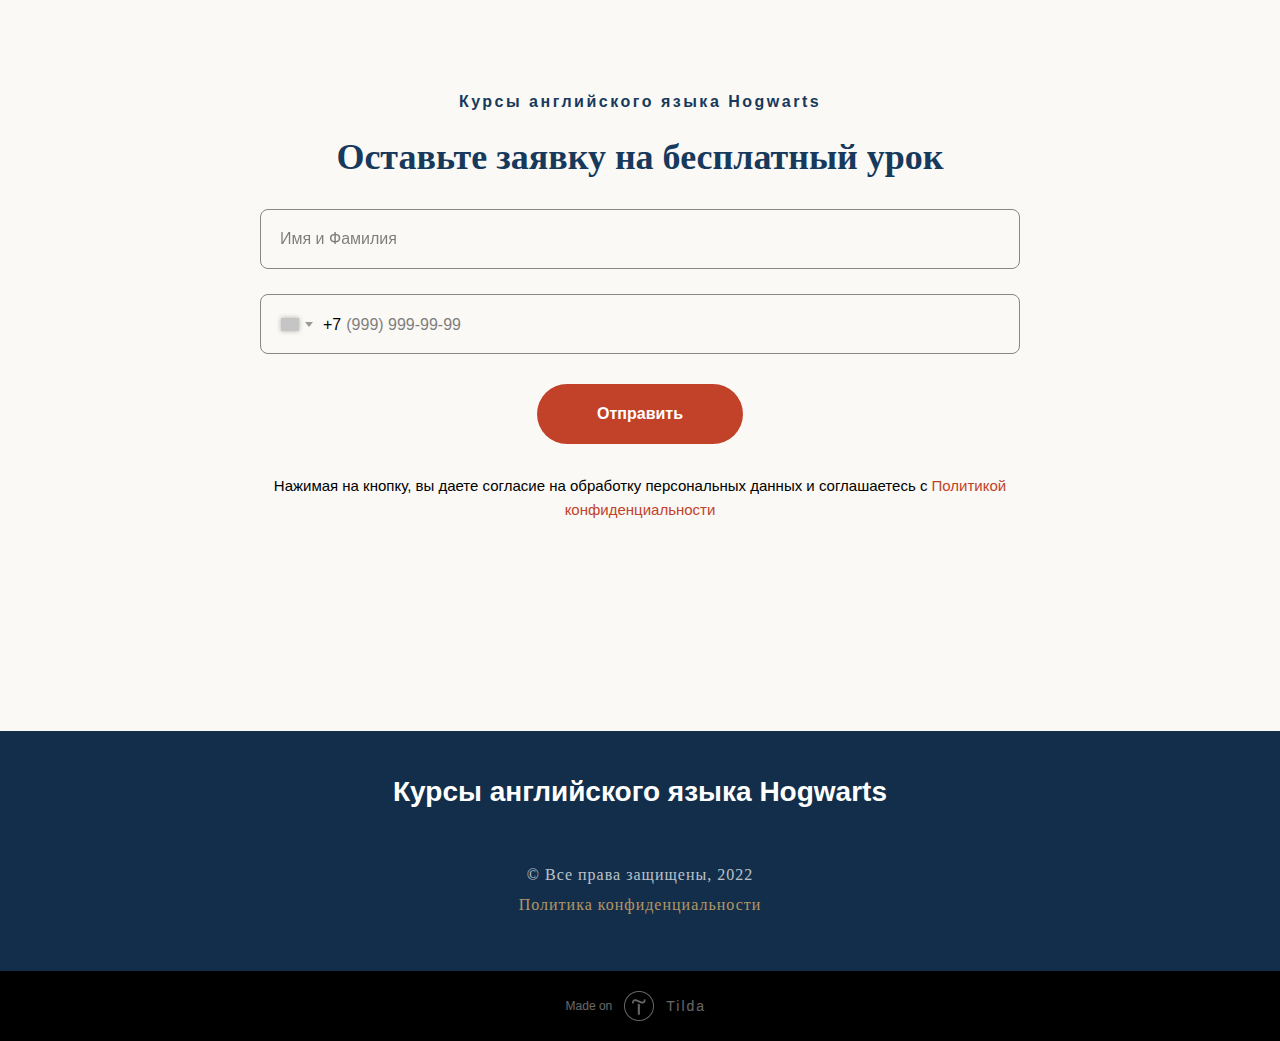
<file: index.html>
<!DOCTYPE html><html lang="ru"><head><meta charset="utf-8" /><meta http-equiv="Content-Type" content="text/html; charset=utf-8" /><meta name="viewport" content="width=device-width, initial-scale=1.0" /> <!--metatextblock--><title>Оставить заявку на бесплатный урок</title><meta property="og:url" content="http://hogwarts-engschool.ru/form" /><meta property="og:title" content="Оставить заявку на бесплатный урок" /><meta property="og:description" content="" /><meta property="og:type" content="website" /><link rel="canonical" href="http://hogwarts-engschool.ru/form"><!--/metatextblock--><meta name="format-detection" content="telephone=no" /><meta http-equiv="x-dns-prefetch-control" content="on"><link rel="dns-prefetch" href="https://ws.tildacdn.com"><link rel="shortcut icon" href="images/tild3032-3432-4236-b665-333866353730__favicon_2.ico" type="image/x-icon" /><!-- Assets --><script src="https://neo.tildacdn.com/js/tilda-fallback-1.0.min.js" async charset="utf-8"></script><link rel="stylesheet" href="css/tilda-grid-3.0.min.css" type="text/css" media="all" onerror="this.loaderr='y';"/><link rel="stylesheet" href="css/tilda-blocks-page34627761.min.css?t=1722783899" type="text/css" media="all" onerror="this.loaderr='y';" /><link rel="stylesheet" href="css/tilda-forms-1.0.min.css" type="text/css" media="all" onerror="this.loaderr='y';" /><link rel="stylesheet" href="css/fonts-tildasans.css" type="text/css" media="all" onerror="this.loaderr='y';" /><script nomodule src="js/tilda-polyfill-1.0.min.js" charset="utf-8"></script><script type="text/javascript">function t_onReady(func) {
if (document.readyState != 'loading') {
func();
} else {
document.addEventListener('DOMContentLoaded', func);
}
}
function t_onFuncLoad(funcName, okFunc, time) {
if (typeof window[funcName] === 'function') {
okFunc();
} else {
setTimeout(function() {
t_onFuncLoad(funcName, okFunc, time);
},(time || 100));
}
}</script><script src="js/tilda-scripts-3.0.min.js" charset="utf-8" defer onerror="this.loaderr='y';"></script><script src="js/tilda-blocks-page34627761.min.js?t=1722783899" charset="utf-8" async onerror="this.loaderr='y';"></script><script src="js/lazyload-1.3.min.export.js" charset="utf-8" async onerror="this.loaderr='y';"></script><script src="js/tilda-forms-1.0.min.js" charset="utf-8" async onerror="this.loaderr='y';"></script><script src="js/tilda-events-1.0.min.js" charset="utf-8" async onerror="this.loaderr='y';"></script><script type="text/javascript">window.dataLayer = window.dataLayer || [];</script><script type="text/javascript">(function () {
if((/bot|google|yandex|baidu|bing|msn|duckduckbot|teoma|slurp|crawler|spider|robot|crawling|facebook/i.test(navigator.userAgent))===false && typeof(sessionStorage)!='undefined' && sessionStorage.getItem('visited')!=='y' && document.visibilityState){
var style=document.createElement('style');
style.type='text/css';
style.innerHTML='@media screen and (min-width: 980px) {.t-records {opacity: 0;}.t-records_animated {-webkit-transition: opacity ease-in-out .2s;-moz-transition: opacity ease-in-out .2s;-o-transition: opacity ease-in-out .2s;transition: opacity ease-in-out .2s;}.t-records.t-records_visible {opacity: 1;}}';
document.getElementsByTagName('head')[0].appendChild(style);
function t_setvisRecs(){
var alr=document.querySelectorAll('.t-records');
Array.prototype.forEach.call(alr, function(el) {
el.classList.add("t-records_animated");
});
setTimeout(function () {
Array.prototype.forEach.call(alr, function(el) {
el.classList.add("t-records_visible");
});
sessionStorage.setItem("visited", "y");
}, 400);
} 
document.addEventListener('DOMContentLoaded', t_setvisRecs);
}
})();</script></head><body class="t-body" style="margin:0;"><!--allrecords--><div id="allrecords" data-tilda-export="yes" class="t-records" data-hook="blocks-collection-content-node" data-tilda-project-id="6317549" data-tilda-page-id="34627761" data-tilda-page-alias="form" data-tilda-formskey="02402f0a72bad9281d961d49e6317549" data-tilda-lazy="yes" data-tilda-project-lang="RU" data-tilda-root-zone="com" ><div id="rec559392965" class="r t-rec t-rec_pt_90 t-rec_pt-res-480_30 t-rec_pb_0" style="padding-top:90px;padding-bottom:0px;background-color:#faf9f5; " data-record-type="33" data-bg-color="#faf9f5"><!-- T017 --><div class="t017"><div class="t-container t-align_center"><div class="t-col t-col_10 t-prefix_1"> <div class="t017__uptitle t-uptitle t-uptitle_md" field="subtitle"><span style="color: rgb(23, 57, 92);">Курсы английского языка Hogwarts</span></div> <div class="t017__title t-title t-title_xxs" field="title"><span style="font-family: TildaSans; color: rgb(23, 57, 92);">Оставьте заявку на бесплатный урок</span></div> </div></div></div></div><div id="rec559392491" class="r t-rec t-rec_pt_30 t-rec_pb_210 t-rec_pb-res-480_90" style="padding-top:30px;padding-bottom:210px;background-color:#faf9f5; " data-animationappear="off" data-record-type="678" data-bg-color="#faf9f5"><!-- t678 --><div class="t678 "><div class="t-container"><div class="t-col t-col_8 t-prefix_2"><div><form 
id="form559392491" name='form559392491' role="form" action='' method='POST' data-formactiontype="2" data-inputbox=".t-input-group" 
class="t-form js-form-proccess t-form_inputs-total_2 " data-success-callback="t678_onSuccess" ><input type="hidden" name="formservices[]" value="e2e9610d69829b73e4c9a787bd99495b" class="js-formaction-services"><input type="hidden" name="formservices[]" value="e642448e5bd6e576e75f62e126ed386a" class="js-formaction-services"><div class="js-successbox t-form__successbox t-text t-text_md" 
aria-live="polite" 
style="display:none;" data-success-message="Спасибо за вашу заявку! Мы свяжемся с вами в ближайшее время" ></div><div class="t-form__inputsbox t-form__inputsbox_vertical-form t-form__inputsbox_inrow"><div
class="t-input-group t-input-group_nm " data-input-lid="1494858943227" data-field-type="nm"
><div class="t-input-block " style="border-radius: 8px; -moz-border-radius: 8px; -webkit-border-radius: 8px;"><input type="text"
autocomplete="name"
name="Name"
id="input_1494858943227"
class="t-input js-tilda-rule "
value=""
placeholder="Имя и Фамилия" data-tilda-req="1" aria-required="true" data-tilda-rule="name"
aria-describedby="error_1494858943227"
style="color:#000000;border:1px solid #878787;background-color:#faf9f5;border-radius: 8px; -moz-border-radius: 8px; -webkit-border-radius: 8px;"><div class="t-input-error" aria-live="polite" id="error_1494858943227"></div></div></div><div
class="t-input-group t-input-group_ph " data-input-lid="1495040492013" data-field-type="ph"
><div class="t-input-block " style="border-radius: 8px; -moz-border-radius: 8px; -webkit-border-radius: 8px;"><input type="tel"
autocomplete="tel"
name="Phone"
id="input_1495040492013" data-phonemask-init="no" data-phonemask-id="559392491" data-phonemask-lid="1495040492013" data-phonemask-maskcountry="RU" class="t-input js-phonemask-input js-tilda-rule "
value=""
placeholder="+1(999)999-9999" data-tilda-req="1" aria-required="true" aria-describedby="error_1495040492013"
style="color:#000000;border:1px solid #878787;background-color:#faf9f5;border-radius: 8px; -moz-border-radius: 8px; -webkit-border-radius: 8px;"
><script type="text/javascript">if (! document.getElementById('t-phonemask-script')) {
(function (d, w, o) {
var n=d.getElementsByTagName(o)[0],s=d.createElement(o),f=function(){n.parentNode.insertBefore(s,n);};
s.type = "text/javascript";
s.async = true;
s.id = 't-phonemask-script';
s.src="js/tilda-phone-mask-1.1.min.js";
if (w.opera=="[object Opera]") {d.addEventListener("DOMContentLoaded", f, false);} else { f(); }
})(document, window, 'script');
} else {
t_onReady(function () {
t_onFuncLoad('t_form_phonemask_load', function () {
var phoneMasks = document.querySelectorAll('#rec559392491 [data-phonemask-lid="1495040492013"]');
t_form_phonemask_load(phoneMasks);
});
});
}</script><div class="t-input-error" aria-live="polite" id="error_1495040492013"></div></div></div><div class="t-form__errorbox-middle"><!--noindex--><div 
class="js-errorbox-all t-form__errorbox-wrapper" 
style="display:none;" data-nosnippet 
tabindex="-1" 
aria-label="Ошибки при заполнении формы"
><ul 
role="list" 
class="t-form__errorbox-text t-text t-text_md"
><li class="t-form__errorbox-item js-rule-error js-rule-error-all"></li><li class="t-form__errorbox-item js-rule-error js-rule-error-req">Обязательное поле</li><li class="t-form__errorbox-item js-rule-error js-rule-error-email"></li><li class="t-form__errorbox-item js-rule-error js-rule-error-name"></li><li class="t-form__errorbox-item js-rule-error js-rule-error-phone">Введите корректный телефон</li><li class="t-form__errorbox-item js-rule-error js-rule-error-minlength"></li><li class="t-form__errorbox-item js-rule-error js-rule-error-string"></li></ul></div><!--/noindex--> </div><div class="t-form__submit"><button
type="submit"
class="t-submit"
style="color:#ffffff;background-color:#c24229;border-radius:60px; -moz-border-radius:60px; -webkit-border-radius:60px;" data-field="buttontitle" data-buttonfieldset="button"
>Отправить </button></div></div><div class="t-form__errorbox-bottom"><!--noindex--><div 
class="js-errorbox-all t-form__errorbox-wrapper" 
style="display:none;" data-nosnippet 
tabindex="-1" 
aria-label="Ошибки при заполнении формы"
><ul 
role="list" 
class="t-form__errorbox-text t-text t-text_md"
><li class="t-form__errorbox-item js-rule-error js-rule-error-all"></li><li class="t-form__errorbox-item js-rule-error js-rule-error-req">Обязательное поле</li><li class="t-form__errorbox-item js-rule-error js-rule-error-email"></li><li class="t-form__errorbox-item js-rule-error js-rule-error-name"></li><li class="t-form__errorbox-item js-rule-error js-rule-error-phone">Введите корректный телефон</li><li class="t-form__errorbox-item js-rule-error js-rule-error-minlength"></li><li class="t-form__errorbox-item js-rule-error js-rule-error-string"></li></ul></div><!--/noindex--> </div></form><style>#rec559392491 input::-webkit-input-placeholder {color:#000000; opacity: 0.5;}
#rec559392491 input::-moz-placeholder {color:#000000; opacity: 0.5;}
#rec559392491 input:-moz-placeholder {color:#000000; opacity: 0.5;}
#rec559392491 input:-ms-input-placeholder {color:#000000; opacity: 0.5;}
#rec559392491 textarea::-webkit-input-placeholder {color:#000000; opacity: 0.5;}
#rec559392491 textarea::-moz-placeholder {color:#000000; opacity: 0.5;}
#rec559392491 textarea:-moz-placeholder {color:#000000; opacity: 0.5;}
#rec559392491 textarea:-ms-input-placeholder {color:#000000; opacity: 0.5;}</style></div> <div class="t678__form-bottom-text t-text t-text_xs" field="text">Нажимая на кнопку, вы даете согласие на обработку персональных данных и соглашаетесь c <a href="http://hogwarts-engschool.ru/user-privacy-policy.pdf" target="_blank" rel="noreferrer noopener" style="color: rgb(194, 66, 41);">Политикой конфиденциальности</a></div> </div> </div> </div><style>#rec559392491 .t-input__vis-ph {
color:#000000; }</style><!--[if IE 8 ]><style>.t-input-block .t-input:focus ~ .t-input__vis-ph, .t-input_has-content + .t-input__vis-ph {
top: 10px;
font-size: 12px;
}</style><![endif]--><script>function t_animateInputs(recid) {
var rec = document.getElementById('rec' + recid);
if (!rec) return;
var inputsGroup = rec.querySelectorAll(
'.t-input-group:not(.t-input-group_da):not(.t-input-group_uw):not(.t-input-group_ri):not(.t-input-group_cb):not(.t-input-group_rg):not(.t-input-group_rd) .t-input-block, .t-datepicker__wrapper'
);
Array.prototype.forEach.call(inputsGroup, function (inputBlock) {
if ((inputBlock.closest('.t-input-group_ph') && !inputBlock.closest('.t-input-group_ph').hasAttribute('data-init-mask')) || !inputBlock.parentElement.classList.contains('t-input-group_ph')) {
inputBlock.style.position = 'relative';
inputBlock.style.overflow = 'hidden';
}
});
var inputsPhone = rec.querySelectorAll('.t-input-group.t-input-group_ph');
Array.prototype.forEach.call(inputsPhone, function (inputGroup) {
if (inputGroup.hasAttribute('data-init-mask')) {
inputGroup.style.position = 'relative';
}
});
var inputs = rec.querySelectorAll('.t-input:not(.t-inputquantity):not(.t-input-phonemask__wrap):not(.t-input-phonemask)');
Array.prototype.forEach.call(inputs, function (input) {
input.classList.add('t-input_pvis');
var inputPlaceholder = input.getAttribute('placeholder');
if (inputPlaceholder) {
input.insertAdjacentHTML('afterend', '<div class="t-input__vis-ph">' + inputPlaceholder + '</div>');
input.setAttribute('placeholder', '');
input.addEventListener('blur', function () {
var inputValue = input.value;
if (inputValue) {
input.classList.add('t-input_has-content');
} else {
input.classList.remove('t-input_has-content');
}
});
if (inputPlaceholder.length < 35) {
var inputParent = input.closest('.t-input-block');
if (inputParent) {
inputParent.style.overflow = '';
}
}
}
});
window.addEventListener('load', function() {
Array.prototype.forEach.call(inputs, function (input) {
if (input.value) {
input.classList.add('t-input_has-content');
}
});
});
if (/iPhone|iPad|iPod/i.test(navigator.userAgent)) {
var textareas = rec.querySelectorAll('textarea:not(.t-input_bbonly)');
Array.prototype.forEach.call(textareas, function (textarea) {
textarea.style.paddingLeft = '17px';
});
var iOSVersion = navigator.appVersion.match(/OS (\d+)_(\d+)_?(\d+)?/);
var iOSMajorVersion = '';
if (iOSVersion !== null) {
iOSMajorVersion = parseInt(iOSVersion[1], 10);
}
if (iOSMajorVersion && (iOSMajorVersion < 13)) {
var textareasBBonly = rec.querySelectorAll('textarea.t-input_bbonly');
Array.prototype.forEach.call(textareasBBonly, function (textarea) {
textarea.style.textIndent = '-3px';
});
}
}
}
t_onReady(function () {
t_onFuncLoad('t_animateInputs', function () {
t_animateInputs('559392491');
});
});</script></div><div id="rec559399203" class="r t-rec t-rec_pt_45 t-rec_pb_45" style="padding-top:45px;padding-bottom:45px;background-color:#122e4a; " data-animationappear="off" data-record-type="144" data-bg-color="#122e4a"><!-- T134 --><div class="t134"><div class="t-container"><div class="t-col t-col_10 t-prefix_1"><div class="t134__logo t-title" field="title2"><strong style="color: rgb(255, 255, 255);">Курсы английского языка Hogwarts</strong></div><div class="t134__descr" field="descr"><div style="font-size:16px;line-height:30px;" data-customstyle="yes"><br /><span style="color: rgb(255, 255, 255); font-family: TildaSans;">© Все права защищены, 2022</span><br /><a href="http://hogwarts-engschool.ru/user-privacy-policy.pdf" target="_blank" rel="noreferrer noopener" style="color: rgb(242, 194, 115); font-family: TildaSans;">Политика конфиденциальности</a></div></div></div></div></div><style>#rec559399203 .t134__title, #rec559399203 .t134__descr {
color: #ffffff;
}</style><style> #rec559399203 .t134__link { color: #ffffff; } #rec559399203 .t134__logo { color: #ffffff; }</style></div></div><!--/allrecords--><!-- Tilda copyright. Don't remove this line --><div class="t-tildalabel " id="tildacopy" data-tilda-sign="6317549#34627761"><a href="https://tilda.cc/" class="t-tildalabel__link"><div class="t-tildalabel__wrapper"><div class="t-tildalabel__txtleft">Made on </div><div class="t-tildalabel__wrapimg"><img src="images/tildacopy.png" class="t-tildalabel__img" fetchpriority="low" alt=""></div><div class="t-tildalabel__txtright">Tilda</div></div></a></div><!-- Stat --><!-- Yandex.Metrika counter 94892191 --> <script type="text/javascript" data-tilda-cookie-type="analytics"> setTimeout(function(){ (function(m,e,t,r,i,k,a){m[i]=m[i]||function(){(m[i].a=m[i].a||[]).push(arguments)}; m[i].l=1*new Date();k=e.createElement(t),a=e.getElementsByTagName(t)[0],k.async=1,k.src=r,a.parentNode.insertBefore(k,a)}) (window, document, "script", "https://mc.yandex.ru/metrika/tag.js", "ym"); window.mainMetrikaId = '94892191'; ym(window.mainMetrikaId , "init", { clickmap:true, trackLinks:true, accurateTrackBounce:true, webvisor:true,ecommerce:"dataLayer" }); }, 2000);</script><noscript><div><img src="https://mc.yandex.ru/watch/94892191" style="position:absolute; left:-9999px;" alt="" /></div></noscript> <!-- /Yandex.Metrika counter --> <script type="text/javascript">if (! window.mainTracker) { window.mainTracker = 'tilda'; }
setTimeout(function(){ (function (d, w, k, o, g) { var n=d.getElementsByTagName(o)[0],s=d.createElement(o),f=function(){n.parentNode.insertBefore(s,n);}; s.type = "text/javascript"; s.async = true; s.key = k; s.id = "tildastatscript"; s.src=g; if (w.opera=="[object Opera]") {d.addEventListener("DOMContentLoaded", f, false);} else { f(); } })(document, window, 'b291ccbcab618fecabcc879288fcb757','script','js/tilda-stat-1.0.min.js');
}, 2000); </script></body></html>
</file>
<file: css/fonts-tildasans.css>
@font-face {
  font-family: 'TildaSans';
  font-style: normal;
  font-weight: 250 1000;
  src: url('https://static.tildacdn.com/fonts/tildasans/TildaSans-VF.woff2') format('woff2-variations'),
       url('https://static.tildacdn.com/fonts/tildasans/TildaSans-VF.woff') format('woff-variations');     
}
@font-face {
  font-family: 'TildaSans';
  font-style: normal;
  font-weight: 300;
  src: url('https://static.tildacdn.com/fonts/tildasans/TildaSans-Light.eot');
  src: url('https://static.tildacdn.com/fonts/tildasans/TildaSans-Light.eot?#iefix') format('embedded-opentype'),
       url('https://static.tildacdn.com/fonts/tildasans/TildaSans-VF.woff2') format('woff2-variations'),
       url('https://static.tildacdn.com/fonts/tildasans/TildaSans-VF.woff') format('woff-variations'),
       url('https://static.tildacdn.com/fonts/tildasans/TildaSans-Light.woff2') format('woff2'),
       url('https://static.tildacdn.com/fonts/tildasans/TildaSans-Light.woff') format('woff');
}
@font-face {
  font-family: 'TildaSans';
  font-style: normal;
  font-weight: 400;
  src: url('https://static.tildacdn.com/fonts/tildasans/TildaSans-Regular.eot');
  src: url('https://static.tildacdn.com/fonts/tildasans/TildaSans-Regular.eot?#iefix') format('embedded-opentype'),
       url('https://static.tildacdn.com/fonts/tildasans/TildaSans-VF.woff2') format('woff2-variations'),
       url('https://static.tildacdn.com/fonts/tildasans/TildaSans-VF.woff') format('woff-variations'),  
       url('https://static.tildacdn.com/fonts/tildasans/TildaSans-Regular.woff2') format('woff2'),
       url('https://static.tildacdn.com/fonts/tildasans/TildaSans-Regular.woff') format('woff');
}
@font-face {
  font-family: 'TildaSans';
  font-style: normal;
  font-weight: 500;
  src: url('https://static.tildacdn.com/fonts/tildasans/TildaSans-Medium.eot');
  src: url('https://static.tildacdn.com/fonts/tildasans/TildaSans-Medium.eot?#iefix') format('embedded-opentype'),
       url('https://static.tildacdn.com/fonts/tildasans/TildaSans-VF.woff2') format('woff2-variations'),
       url('https://static.tildacdn.com/fonts/tildasans/TildaSans-VF.woff') format('woff-variations'),  
       url('https://static.tildacdn.com/fonts/tildasans/TildaSans-Medium.woff2') format('woff2'),
       url('https://static.tildacdn.com/fonts/tildasans/TildaSans-Medium.woff') format('woff');
}
@font-face {
  font-family: 'TildaSans';
  font-style: normal;
  font-weight: 600;
  src: url('https://static.tildacdn.com/fonts/tildasans/TildaSans-Semibold.eot');
  src: url('https://static.tildacdn.com/fonts/tildasans/TildaSans-Semibold.eot?#iefix') format('embedded-opentype'),
       url('https://static.tildacdn.com/fonts/tildasans/TildaSans-VF.woff2') format('woff2-variations'),
       url('https://static.tildacdn.com/fonts/tildasans/TildaSans-VF.woff') format('woff-variations'),  
       url('https://static.tildacdn.com/fonts/tildasans/TildaSans-Semibold.woff2') format('woff2'),
       url('https://static.tildacdn.com/fonts/tildasans/TildaSans-Semibold.woff') format('woff');
}
@font-face {
  font-family: 'TildaSans';
  font-style: normal;
  font-weight: 700;
  src: url('https://static.tildacdn.com/fonts/tildasans/TildaSans-Bold.eot');
  src: url('https://static.tildacdn.com/fonts/tildasans/TildaSans-Bold.eot?#iefix') format('embedded-opentype'),
       url('https://static.tildacdn.com/fonts/tildasans/TildaSans-VF.woff2') format('woff2-variations'),
       url('https://static.tildacdn.com/fonts/tildasans/TildaSans-VF.woff') format('woff-variations'),  
       url('https://static.tildacdn.com/fonts/tildasans/TildaSans-Bold.woff2') format('woff2'),
       url('https://static.tildacdn.com/fonts/tildasans/TildaSans-Bold.woff') format('woff');
}
@font-face {
  font-family: 'TildaSans';
  font-style: normal;
  font-weight: 800;
  src: url('https://static.tildacdn.com/fonts/tildasans/TildaSans-Extrabold.eot');
  src: url('https://static.tildacdn.com/fonts/tildasans/TildaSans-Extrabold.eot?#iefix') format('embedded-opentype'),
       url('https://static.tildacdn.com/fonts/tildasans/TildaSans-VF.woff2') format('woff2-variations'),
       url('https://static.tildacdn.com/fonts/tildasans/TildaSans-VF.woff') format('woff-variations'),  
       url('https://static.tildacdn.com/fonts/tildasans/TildaSans-Extrabold.woff2') format('woff2'),
       url('https://static.tildacdn.com/fonts/tildasans/TildaSans-Extrabold.woff') format('woff');
}
@font-face {
  font-family: 'TildaSans';
  font-style: normal;
  font-weight: 900;
  src: url('https://static.tildacdn.com/fonts/tildasans/TildaSans-Black.eot');
  src: url('https://static.tildacdn.com/fonts/tildasans/TildaSans-Black.eot?#iefix') format('embedded-opentype'),
       url('https://static.tildacdn.com/fonts/tildasans/TildaSans-VF.woff2') format('woff2-variations'),
       url('https://static.tildacdn.com/fonts/tildasans/TildaSans-VF.woff') format('woff-variations'),  
       url('https://static.tildacdn.com/fonts/tildasans/TildaSans-Black.woff2') format('woff2'),
       url('https://static.tildacdn.com/fonts/tildasans/TildaSans-Black.woff') format('woff');
}
</file>
<file: css/tilda-grid-3.0.min.css>
*,*:before,*:after{-webkit-box-sizing:content-box;-moz-box-sizing:content-box;box-sizing:content-box}div,span,h1,h2,h3,h4,h5,h6,p,blockquote,pre,a,code,img,b,u,i,center,table,tr,th,td,video{margin:0;padding:0;border:0}sup{line-height:0;font-size:smaller;vertical-align:super}sub{line-height:0;font-size:smaller;vertical-align:sub}.t-clear{clear:both}.t-row{margin:0}.t-container{margin-left:auto;margin-right:auto;width:100%;max-width:1200px;padding:0}.t-container.flexx{display:-webkit-box;display:-moz-box;display:-ms-flexbox;display:-webkit-flex;display:flex}.t-container_flex{display:-webkit-box;display:-moz-box;display:-ms-flexbox;display:-webkit-flex;display:flex}.t-container_100{width:100%;padding:0}.t-container_10{margin-left:auto;margin-right:auto;width:100%;max-width:1000px;padding:0}.t-container_8{margin-left:auto;margin-right:auto;width:100%;max-width:800px;padding:0}.t-container:before,.t-container:after,.t-container_10:before,.t-container_10:after,.t-container_8:before,.t-container_8:after,.t-container_100:before,.t-container_100:after{display:table;content:" ";width:0}.t-container:after,.t-container_10:after,.t-container_8:after,.t-container_100:after{clear:both}.t-col{display:inline;float:left;margin-left:20px;margin-right:20px;width:100%}.t-col.flexx{align-items:stretch;height:inherit;margin-top:auto;margin-bottom:auto}.t-col_flex{align-items:stretch;height:inherit;margin-top:auto;margin-bottom:auto}.t-col_1{max-width:60px}.t-col_2{max-width:160px}.t-col_3{max-width:260px}.t-col_4{max-width:360px}.t-col_5{max-width:460px}.t-col_6{max-width:560px}.t-col_7{max-width:660px}.t-col_8{max-width:760px}.t-col_9{max-width:860px}.t-col_10{max-width:960px}.t-col_11{max-width:1060px}.t-col_12{max-width:1160px}.t-col_100{max-width:100vw}.t-prefix_1{padding-left:100px}.t-prefix_2{padding-left:200px}.t-prefix_3{padding-left:300px}.t-prefix_4{padding-left:400px}.t-prefix_5{padding-left:500px}.t-prefix_6{padding-left:600px}.t-prefix_7{padding-left:700px}.t-prefix_8{padding-left:800px}.t-prefix_9{padding-left:900px}.t-prefix_10{padding-left:1000px}.t-prefix_11{padding-left:1100px}.t-prefix_12{padding-left:1200px}.t-width{width:100%}.t-width_1{max-width:60px}.t-width_2{max-width:160px}.t-width_3{max-width:260px}.t-width_4{max-width:360px}.t-width_5{max-width:460px}.t-width_6{max-width:560px}.t-width_7{max-width:660px}.t-width_8{max-width:760px}.t-width_9{max-width:860px}.t-width_10{max-width:960px}.t-width_11{max-width:1060px}.t-width_12{max-width:1160px}.t-width_100{max-width:100%}.t-cell{display:table-cell;vertical-align:middle;height:100%;margin-left:0;margin-right:0}.t-cell_25{width:25vw}.t-cell_33{width:33.3333333vw}.t-cell_50{width:50vw}.t-cell_100{width:100vw}@media screen and (max-width:1200px){.t-container{max-width:960px;padding:0}.t-container_10{max-width:780px}.t-container_8{max-width:640px}.t-col{display:inline;float:left;margin-left:10px;margin-right:10px;width:100%}.t-col_1{max-width:60px}.t-col_2{max-width:140px}.t-col_3{max-width:220px}.t-col_4{max-width:300px}.t-col_5{max-width:380px}.t-col_6{max-width:460px}.t-col_7{max-width:540px}.t-col_8{max-width:620px}.t-col_9{max-width:700px}.t-col_10{max-width:780px}.t-col_11{max-width:860px}.t-col_12{max-width:940px}.t-prefix_1{padding-left:80px}.t-prefix_2{padding-left:160px}.t-prefix_3{padding-left:240px}.t-prefix_4{padding-left:320px}.t-prefix_5{padding-left:400px}.t-prefix_6{padding-left:480px}.t-prefix_7{padding-left:560px}.t-prefix_8{padding-left:640px}.t-prefix_9{padding-left:720px}.t-prefix_10{padding-left:800px}.t-prefix_11{padding-left:880px}.t-prefix_12{padding-left:960px}.t-width_1{max-width:60px}.t-width_2{max-width:140px}.t-width_3{max-width:220px}.t-width_4{max-width:300px}.t-width_5{max-width:380px}.t-width_6{max-width:460px}.t-width_7{max-width:540px}.t-width_8{max-width:620px}.t-width_9{max-width:700px}.t-width_10{max-width:780px}.t-width_11{max-width:860px}.t-width_12{max-width:940px}.t-width_100{max-width:100%}}@media screen and (max-width:960px){.t-container{max-width:640px}.t-container.flexx{display:block}.t-container_flex{display:block}.t-col{display:block;float:none;padding-left:20px;padding-right:20px;margin:0;width:100%;max-width:100%;box-sizing:border-box}.t-col_1,.t-col_2,.t-col_3,.t-col_4,.t-col_5,.t-col_6,.t-col_7,.t-col_8,.t-col_9,.t-col_10,.t-col_11,.t-col_12{width:100%;max-width:100%}.t-prefix_1,.t-prefix_2,.t-prefix_3,.t-prefix_4,.t-prefix_5,.t-prefix_6,.t-prefix_7,.t-prefix_8,.t-prefix_9,.t-prefix_10,.t-prefix_11,.t-prefix_12{padding-left:none}}
</file>
<file: css/tilda-blocks-page34627761.min.css>
.csssize{height:5858px}.t-body{margin:0}#allrecords{-webkit-font-smoothing:antialiased;background-color:none}#allrecords a{color:#ff8562;text-decoration:none}#allrecords a,#allrecords button,#allrecords .t-radio,#allrecords .t-checkbox,#allrecords .t-img-select{outline:none}#allrecords a:focus-visible,#allrecords button:focus-visible,#allrecords .t-focusable,#allrecords .t-focusable .t-btn,#allrecords .t-focusable .t-btntext,#allrecords .t-img-select:focus-visible+.t-img-select__indicator,#allrecords .t-img-select:focus-visible+.t-img-select__indicator:after,#allrecords .t-radio:focus-visible+.t-radio__indicator,#allrecords .t-checkbox:focus-visible+.t-checkbox__indicator{outline-color:#2015FF;outline-offset:4px;outline-style:auto}#allrecords .t-descr a:focus-visible,#allrecords .t-sociallinks a:focus-visible,#allrecords .ya-share2__link:focus-visible{outline-offset:2px}#allrecords a[href^=tel]{color:inherit;text-decoration:none}#allrecords ol{padding-left:22px}#allrecords ul{padding-left:20px}#allrecords b,#allrecords strong{font-weight:700}@media print{body,html{min-width:1200px;max-width:1200px;padding:0;margin:0 auto;border:none}}.t-records{-webkit-font_smoothing:antialiased;background-color:none}.t-records a{color:#ff8562;text-decoration:none}.t-records a[href^=tel]{color:inherit;text-decoration:none}.t-records ol{padding-left:22px;margin-top:0;margin-bottom:10px}.t-records ul{padding-left:20px;margin-top:0;margin-bottom:10px}.t-mbfix{opacity:.01;-webkit-transform:translateX(0);-ms-transform:translateX(0);transform:translateX(0);position:fixed;width:100%;height:500px;background-color:white;top:0;left:0;z-index:10000;-webkit-transition:all 0.1s ease;transition:all 0.1s ease}.t-mbfix_hide{-webkit-transform:translateX(3000px);-ms-transform:translateX(3000px);transform:translateX(3000px)}img:not([src]){visibility:hidden}.t-body_scroll-locked{position:fixed;left:0;width:100%;height:100%;overflow:hidden}.r_anim{-webkit-transition:opacity 0.5s;transition:opacity 0.5s}.r_hidden{opacity:0}.r_showed{opacity:1}.t-text{font-family:'TildaSans',Arial,sans-serif;font-weight:300;color:#000000}.t-text_xs{font-size:15px;line-height:1.55}.t-text_sm{font-size:18px;line-height:1.55}.t-text_md{font-size:20px;line-height:1.55}.t-title{font-family:'TildaSans',Arial,sans-serif;font-weight:600;color:#000000}.t-title_xxs{font-size:36px;line-height:1.23}.t-descr{font-family:'TildaSans',Arial,sans-serif;font-weight:300;color:#000000}.t-descr_xxs{font-size:14px;line-height:1.55}.t-uptitle{font-family:'TildaSans',Arial,sans-serif;font-weight:600;color:#000000;letter-spacing:2.5px}.t-uptitle_md{font-size:16px}.t-align_center{text-align:center}.t-tildalabel{background-color:#000;color:#fff;width:100%;height:70px;font-family:Arial;font-size:14px}.t-tildalabel:hover .t-tildalabel__wrapper{opacity:1}.t-tildalabel__wrapper{display:table;height:30px;width:270px;margin:0 auto;padding-top:20px;opacity:.4}.t-tildalabel__txtleft{display:table-cell;width:120px;height:30px;vertical-align:middle;text-align:right;padding-right:12px;font-weight:300;font-size:12px}.t-tildalabel__wrapimg{display:table-cell;width:30px;height:30px;vertical-align:middle}.t-tildalabel__img{width:30px;height:30px;vertical-align:middle}.t-tildalabel__txtright{display:table-cell;width:120px;height:30px;vertical-align:middle;padding-left:12px;font-weight:500;letter-spacing:2px}.t-tildalabel__link{color:#fff;text-decoration:none;vertical-align:middle}.t-submit{font-family:'TildaSans',Arial,sans-serif}.t-input{font-family:'TildaSans',Arial,sans-serif}.t-input__vis-ph{font-family:'TildaSans',Arial,sans-serif}.t-select{font-family:'TildaSans',Arial,sans-serif}.t-input-error{font-family:'TildaSans',Arial,sans-serif}.t-form__errorbox-wrapper{font-family:'TildaSans',Arial,sans-serif}.t-form__errorbox-text{font-family:'TildaSans',Arial,sans-serif}.t-form__errorbox-item{font-family:'TildaSans',Arial,sans-serif}.t-form__successbox{font-family:'TildaSans',Arial,sans-serif}.t-rec_pt_30{padding-top:30px}.t-rec_pt_45{padding-top:45px}.t-rec_pt_90{padding-top:90px}.t-rec_pb_0{padding-bottom:0}.t-rec_pb_45{padding-bottom:45px}.t-rec_pb_210{padding-bottom:210px}@media screen and (max-width:1200px){.t-text_xs{font-size:14px}.t-text_sm{font-size:16px}.t-text_md{font-size:18px}.t-descr_xxs{font-size:12px}.t-uptitle_md{font-size:14px}.t-title_xxs{font-size:32px}}@media screen and (max-width:640px){.t-text_xs{font-size:12px;line-height:1.45}.t-text_sm{font-size:14px;line-height:1.45}.t-text_md{font-size:16px;line-height:1.45}.t-uptitle_md{font-size:12px}.t-title_xxs{font-size:28px}}@media screen and (max-width:480px){.t-rec_pt_30{padding-top:30px}.t-rec_pt_45{padding-top:45px}.t-rec_pt_90{padding-top:90px}.t-rec_pb_0{padding-bottom:0}.t-rec_pb_45{padding-bottom:45px}.t-rec_pb_210{padding-bottom:120px!important}.t-rec_pt-res-480_30{padding-top:30px!important}.t-rec_pb-res-480_90{padding-bottom:90px!important}}.t017__uptitle{padding-top:3px;padding-bottom:22px}.t017__title{padding-top:2px;padding-bottom:0}.t017__descr{padding-top:21px}.t678 .t-form__inputsbox{-webkit-transition:max-height 0.3s cubic-bezier(.19,1,.22,1);transition:max-height 0.3s cubic-bezier(.19,1,.22,1);max-height:30000px}.t678 .t678__inputsbox_hidden.t-form__inputsbox{overflow:hidden;display:none;max-height:0;opacity:0}.t678 .t-input-group{margin-bottom:25px}.t678 .t-form_bbonly .t-form__inputsbox_flex .t-input-group{margin-bottom:0}.t678 .t-input-block textarea{padding-top:17px}.t678 .t-input-block textarea.t-input_pvis{padding-top:26px}.t678 .t-input-phonemask__wrap{background-color:#ffffff}.t678 .t-input-title{padding-bottom:5px}.t678 .t-input-subtitle{padding-bottom:15px}.t678 .t-input-group_rd .t-input-subtitle{padding-bottom:5px}.t678 .t-inputtime,.t678 .t-datepicker__wrapper{max-width:245px}.t678 .t-input-group_inrow .t-inputtime,.t678 .t-input-group_inrow .t-datepicker__wrapper{max-width:100%}.t678 .t-form__submit{display:block;text-align:center;vertical-align:middle;height:100%;margin-top:30px;margin-bottom:10px}.t678 .t-form__inputsbox_flex .t-form__submit{margin-top:5px}.t678 .t-form_bbonly .t-form__inputsbox_flex .t-form__submit{margin-top:0}.t678 .t-form__inputsbox_flex .t-form__errorbox-wrapper{margin-bottom:25px}.t678 .t-form_bbonly .t-form__inputsbox_flex .t-form__errorbox-wrapper{margin-bottom:30px}.t678 .t-form_bbonly .t-input-title{padding-bottom:0;margin-bottom:0}.t678 .t-form_bbonly .t-input-subtitle{padding-bottom:0;padding-top:5px}.t678 .t-form_bbonly .t-input-block{margin-bottom:35px}.t678 .t-form__inputsbox .t-input-group_st .t-input-block{display:none;margin-bottom:0}.t678 .t678__form-bottom-text{margin-top:30px;text-align:center}.t678 .t-rate__wrapper_numbers .t-rate__indicator{background-color:#ffffff}@media screen and (max-width:640px){.t678 .t-form__submit{display:block;width:100%;padding-bottom:20px;text-align:center}.t678 .t-input-block{padding-right:0}.t678 .t-submit{width:100%}}@media screen and (max-width:480px){.t678 .t-inputtime,.t678 .t-datepicker__wrapper{max-width:100%}}.t134__logo{width:100%;font-size:28px;font-weight:600}.t134{text-align:center}.t134__img{max-width:300px}.t134__title{font-family:'TildaSans',Arial,sans-serif;font-size:24px;line-height:25px;text-align:center;padding-top:28px;padding-bottom:9px;color:#000000}.t134__descr{font-size:14px;color:#000000;line-height:26px;letter-spacing:1px;text-align:center;font-family:'TildaSans',Arial,sans-serif;padding-top:22px;padding-bottom:6px;opacity:.7}.t134__link{display:inline-block}.t134__img{vertical-align:bottom}.t134 a{color:#000000}
</file>
<file: css/tilda-forms-1.0.min.css>
[data-tilda-mode='edit'] .t-input-title{margin-bottom:initial}.t-submit{text-align:center;height:60px;border:0 none;font-size:16px;padding-left:60px;padding-right:60px;-webkit-appearance:none;font-weight:700;white-space:nowrap;background-image:none;cursor:pointer;margin:0;-webkit-box-sizing:border-box;-moz-box-sizing:border-box;box-sizing:border-box;outline:none;background:transparent}.t-submit_sending{opacity:.5}@media screen and (max-width:640px){.t-submit{white-space:normal;padding-left:30px;padding-right:30px}}.t-form__inputsbox.t-form__inputsbox_flex{display:-webkit-box;display:-ms-flexbox;display:flex;-ms-flex-wrap:wrap;flex-wrap:wrap;-webkit-box-align:start;-ms-flex-align:start;align-items:flex-start}.t-form__inputsbox.t-form__inputsbox_flex.t-form__inputsbox_inrow{-webkit-column-gap:15px;-moz-column-gap:15px;column-gap:15px}.t-form__inputsbox.t-form__inputsbox_flex .t-form__screen-wrapper_active{display:-webkit-box!important;display:-ms-flexbox!important;display:flex!important;-ms-flex-wrap:wrap;flex-wrap:wrap;-webkit-box-align:start;-ms-flex-align:start;align-items:flex-start;width:100%}.t-form__inputsbox_inrow.t-form__inputsbox.t-form__inputsbox_flex .t-form__screen-wrapper_active{-webkit-column-gap:15px;-moz-column-gap:15px;column-gap:15px}.t-form__inputsbox_flex .t-input-group_tx{-ms-flex-item-align:center;-ms-grid-row-align:center;align-self:center}.t-input{margin:0;font-size:100%;height:60px;padding:0 20px;font-size:16px;line-height:1.33;width:100%;border:0 none;-webkit-box-sizing:border-box;-moz-box-sizing:border-box;box-sizing:border-box;outline:none;-webkit-appearance:none;border-radius:0}.t-input::-moz-focus-inner{padding:0;border:0}.t-input_bbonly{outline:none;padding-left:0!important;padding-right:0!important;border-top:0!important;border-right:0!important;border-left:0!important;background-color:transparent!important;border-radius:0!important;border-bottom:1px solid}.t-input_pvis{padding:26px 20px 10px 20px}.tn-atom__form .t-input_pvis{padding:26px 20px 10px 20px!important}.t-input__vis-ph{font-size:16px;line-height:1;opacity:.5;position:absolute;left:20px;top:22px;height:17px;-webkit-transform:translateZ(0);transform:translateZ(0);-webkit-transition:transform 0.2s linear;transition:transform 0.2s linear;-webkit-transform-origin:left;transform-origin:left;pointer-events:none;white-space:nowrap;width:100%;width:calc(100% - 40px);text-overflow:ellipsis;overflow:hidden}.t-input:focus~.t-input__vis-ph,.t-input_has-content+.t-input__vis-ph{-webkit-transform:translateY(-100%) scale(.7);transform:translateY(-100%) scale(.7);text-overflow:inherit;width:auto}.t-input:invalid{box-shadow:none}fieldset.t-input-group{margin:0;padding:0;border:none}.t-input-group_cb div[data-customstyle='yes']{display:inline;vertical-align:middle}.t-form_bbonly .t-input__vis-ph{left:0px!important}.t-form_bbonly .js-error-control-box .t-input__vis-ph{left:10px!important}.t-input-group_ta textarea.t-input{resize:vertical}.t-form__inputsbox_flex .t-input-group:not(.t-input-group_inonerow){width:100%}.t-input-group_inonerow:not(.t-input-group_inrow-last){margin-right:15px}.t-input-group_inonerow:not(.t-input-group_inrow-last):not(.t-input-group_inrow){margin-right:0}.t-input-group_inonerow.t-input-group_width100:not(.t-input-group_inrow-withsibling){width:100%;margin-right:0}.t-form__inputsbox_inrow .t-input-group_width25.t-input-group_inonerow{width:calc((100% - 15px * 3) / 4)}.t-form__inputsbox_inrow .t-input-group_width33.t-input-group_inonerow{width:calc((100% - 15px * 2) / 3)}.t-form__inputsbox_inrow .t-input-group_width50.t-input-group_inonerow{width:calc((100% - 15px) / 2)}.t-form__inputsbox_inrow .t-input-group_width100.t-input-group_inonerow{width:100%}.t-form__inputsbox_inrow .t-input-group_inonerow{margin-right:0}.t-form__inputsbox_inrow .t-input-group_inonerow.t-input-group_width100{margin-right:0}.t-form__inputsbox_inrow .t-input-group_width25:not(.t-input-group_inonerow) .t-input-title,.t-form__inputsbox_inrow .t-input-group_width25:not(.t-input-group_inonerow) .t-input-block{width:calc((100% - 15px * 3) / 4)}.t-form__inputsbox_inrow .t-input-group_width33:not(.t-input-group_inonerow) .t-input-title,.t-form__inputsbox_inrow .t-input-group_width33:not(.t-input-group_inonerow) .t-input-block{width:calc((100% - 15px * 2) / 3)}.t-form__inputsbox_inrow .t-input-group_width50:not(.t-input-group_inonerow) .t-input-title,.t-form__inputsbox_inrow .t-input-group_width50:not(.t-input-group_inonerow) .t-input-block{width:calc((100% - 15px) / 2)}.t-form__inputsbox_inrow .t-input-group_width100:not(.t-input-group_inonerow) .t-input-title,.t-form__inputsbox_inrow .t-input-group_width100:not(.t-input-group_inonerow) .t-input-block{width:100%}.t-form__inputsbox_inrow .t-input-group_inonerow:not(.t-input-group_width100):not(.t-input-group_width50):not(.t-input-group_width33):not(.t-input-group_width25){width:100%}.t-form__inputsbox_inrow .t-input-group_widthdef.t-input-group_inonerow .t-inputtime,.t-form__inputsbox_inrow .t-input-group_widthdef.t-input-group_inonerow .t-datepicker__wrapper{max-width:100%}.t-form__inputsbox_inrow .t-input-group_width25 .t-datepicker__icon{display:none}.t-select{width:100%;box-sizing:border-box;cursor:pointer;height:60px;padding:0 45px 0 20px;font-size:16px;line-height:1.33;outline:none;border:0;border-radius:0;background:transparent;color:initial;-webkit-appearance:none;appearance:none;-moz-appearance:none}.t-select_bbonly{outline:none;padding-left:0!important;padding-right:0!important;border-top:0!important;border-right:0!important;border-left:0!important;background-color:transparent!important;border-radius:0!important}.t-select_bbonly option{color:#000;background-color:#fff}#allrecords .t-select.t-focusable{outline-color:#2015ff;outline-offset:4px;outline-style:auto}.t-select__wrapper{position:relative}.t-select__wrapper:after{content:' ';width:0;height:0;border-style:solid;border-width:6px 5px 0 5px;border-color:#000 transparent transparent transparent;position:absolute;right:20px;top:0;bottom:0;margin:auto;pointer-events:none}.t-select::-ms-expand{width:0;height:0;opacity:0}.t-select__wrapper_bbonly::after{right:0px!important}.t-radio__wrapper{margin-top:5px}.t-input-block_rd-flex .t-radio__wrapper,.t-input-block_rd-flex .t-checkboxes__wrapper,.t-input-block_rd-flex .t-radio__wrapper fieldset,.t-input-block_rd-flex .t-checkboxes__wrapper fieldset{display:-webkit-box;display:-ms-flexbox;display:flex;-ms-flex-wrap:wrap;flex-wrap:wrap;-webkit-box-pack:start;-ms-flex-pack:start;justify-content:flex-start;-webkit-column-gap:15px;-moz-column-gap:15px;column-gap:15px}.t-input-block_rd-flex .t-radio__wrapper fieldset,.t-input-block_rd-flex .t-checkboxes__wrapper fieldset{width:100%}.t-input-block_rd-flex.t-input-block_rd-width25 .t-radio__wrapper,.t-input-block_rd-flex.t-input-block_rd-width25 .t-checkboxes__wrapper,.t-input-block_rd-flex.t-input-block_rd-width25 .t-radio__wrapper fieldset,.t-input-block_rd-flex.t-input-block_rd-width25 .t-checkboxes__wrapper fieldset,.t-input-block_rd-flex.t-input-block_rd-width33 .t-radio__wrapper,.t-input-block_rd-flex.t-input-block_rd-width33 .t-checkboxes__wrapper,.t-input-block_rd-flex.t-input-block_rd-width33 .t-radio__wrapper fieldset,.t-input-block_rd-flex.t-input-block_rd-width33 .t-checkboxes__wrapper fieldset,.t-input-block_rd-flex.t-input-block_rd-width50 .t-radio__wrapper,.t-input-block_rd-flex.t-input-block_rd-width50 .t-checkboxes__wrapper,.t-input-block_rd-flex.t-input-block_rd-width50 .t-radio__wrapper fieldset,.t-input-block_rd-flex.t-input-block_rd-width50 .t-checkboxes__wrapper fieldset{-webkit-box-pack:start;-ms-flex-pack:start;justify-content:flex-start}.t-input-block.t-input-block_rd-flex:not(.t-input-block_rd-width50):not(.t-input-block_rd-width33):not(.t-input-block_rd-width25) .t-radio__wrapper,.t-input-block.t-input-block_rd-flex:not(.t-input-block_rd-width50):not(.t-input-block_rd-width33):not(.t-input-block_rd-width25) .t-checkboxes__wrapper{-webkit-column-gap:25px;-moz-column-gap:25px;column-gap:25px}.t-input-block_rd-flex.t-input-block_rd-width25 .t-radio__control,.t-input-block_rd-flex.t-input-block_rd-width25 .t-checkboxes__item,.t-input-block_rd-flex.t-input-block_rd-width25 .t-radio__ownvariant-wrapper,.tn-atom__form .t-input-block_rd-flex.t-input-block_rd-width25 .t-checkbox__control{width:calc((100% - 15px * 3) / 4)}.t-input-block_rd-flex.t-input-block_rd-width33 .t-radio__control,.t-input-block_rd-flex.t-input-block_rd-width33 .t-checkboxes__item,.t-input-block_rd-flex.t-input-block_rd-width33 .t-radio__ownvariant-wrapper,.tn-atom__form .t-input-block_rd-flex.t-input-block_rd-width33 .t-checkbox__control{width:calc((100% - 15px * 2) / 3)}.t-input-block_rd-flex.t-input-block_rd-width50 .t-radio__control,.t-input-block_rd-flex.t-input-block_rd-width50 .t-checkboxes__item,.t-input-block_rd-flex.t-input-block_rd-width50 .t-radio__ownvariant-wrapper,.tn-atom__form .t-input-block_rd-flex.t-input-block_rd-width50 .t-checkbox__control{width:calc((100% - 15px) / 2)}.t-checkbox__control{display:flex;align-items:center;position:relative;cursor:pointer}.t-checkbox__control .t-checkbox{position:absolute;z-index:-1;opacity:0}.t-checkbox__indicator{position:relative;display:inline-block;vertical-align:middle;height:20px;width:20px;border:2px solid #000;box-sizing:border-box;margin-right:10px;-webkit-transition:all 0.2s;transition:all 0.2s;opacity:.6}.t-checkbox__indicator,.t-radio__indicator{flex-shrink:0}.t-checkbox__indicator:after{content:'';position:absolute;display:none;left:6px;top:2px;width:3px;height:8px;border:solid #000;border-width:0 2px 2px 0;transform:rotate(45deg)}.t-checkbox__control .t-checkbox:checked~.t-checkbox__indicator{opacity:1}.t-checkbox__control .t-checkbox:checked~.t-checkbox__indicator:after{display:block}.t-checkbox__labeltext,.t-checkbox__labeltext div{display:inline}#allrecords ul.t-checkboxes__wrapper{margin-bottom:0;padding-left:0;list-style:none}.t-checkboxes__wrapper .t-checkbox__control,.t-checkboxes__wrapper .t-ownvariant-wrapper_flex{margin:10px 0}.t-radio{position:absolute;z-index:-1;opacity:0}.t-radio__control{position:relative;display:table;margin:0 0 10px 0;cursor:pointer}.t-radio__control.t-text_xs,.t-checkbox__control.t-text_xs{line-height:1}.t-input-block:not(.t-input-block_rd-flex) .t-radio__control{width:100%}.tn-atom .t-input__own-answer-wrapper .t-radio__control,.t-input-block .t-ownvariant-wrapper_flex .t-radio__control{width:initial}.t-input-block .t-ownvariant-wrapper_flex .t-radio__control{display:flex;align-items:center}.t-radio__control:first-child{margin:3px 0 10px 0}.t-radio__control:last-child{margin:0 0 0 0}.t-input-block_rd-flex .t-radio__control:first-child,.t-input-block_rd-flex .t-radio__control,.t-input-block_rd-flex .t-radio__control:last-child{margin:0 0 10px 0}.t-radio__indicator{position:relative;display:inline-block;vertical-align:middle;height:20px;width:20px;border-color:#000;border-style:solid;border-width:2px;box-sizing:border-box;border-radius:50%;margin-right:10px;-webkit-transition:all 0.2s;transition:all 0.2s;opacity:.6}.t-radio__indicator:after{content:'';width:10px;height:10px;background:#000;border-radius:50%;position:absolute;top:0;bottom:0;left:0;right:0;margin:auto;opacity:0;-webkit-transition:all 0.2s;transition:all 0.2s}.t-radio__control .t-radio:checked~.t-radio__indicator:after{opacity:1}.t-radio__control .t-radio:checked~.t-radio__indicator{opacity:1}.t-input-block_rd-flex .t-radio__control,.t-input-block_rd-flex .t-checkbox__control{box-sizing:border-box}.t-rate__wrapper_numbers{display:flex;flex-wrap:wrap}.t-rate__wrapper_icons{display:inline-block}.t-rate__wrapper [type='radio'],.t-rate__wrapper .t-rate__control:first-child{margin:0;padding:0}.t-rate__text-wrapper{display:flex;justify-content:space-between;width:100%;margin-top:11px}.t-rate__text{width:50%;line-height:1.2}.t-rate__wrapper_icons-3 .t-rate__text{width:80px}.t-rate__text_start{text-align:left}.t-rate__text_end{text-align:right}.t-rate__control{margin-bottom:0;cursor:pointer}.t-rate__wrapper_numbers .t-rate__control{flex:1 1 auto;height:40px}.t-rate__wrapper_numbers .t-rate__control .t-rate__indicator{position:relative;display:flex;justify-content:center;align-items:center;width:100%;height:100%;font-weight:500;box-sizing:border-box;-webkit-transition:all 0.2s;transition:all 0.2s}.t-rate__wrapper_numbers .t-rate__control .t-rate__indicator::after{content:'';width:10px;height:10px;background:#000;border-radius:50%;position:absolute;top:0;bottom:0;left:0;right:0;margin:auto;opacity:0;-webkit-transition:all 0.2s;transition:all 0.2s}.t-rate__wrapper_numbers .t-rate:checked+.t-rate__indicator{background-color:rgba(0,0,0,.1)}.t-rate__wrapper_numbers .t-rate__indicator{background-color:transparent;border:1px solid #000}.t-rate__wrapper_numbers .t-rate__control+.t-rate__control .t-rate__indicator{border-left:none!important}.t-rate__wrapper_numbers .t-rate__control:hover .t-rate__indicator{background-color:rgba(0,0,0,.1)}.t-rate__wrapper_numbers .t-rate__text-wrapper{display:flex;justify-content:space-between;width:100%;margin-top:6px}.t-rate__icons{display:flex;flex-wrap:nowrap;font-size:0}.t-rate__icons .t-rate__control .t-rate__indicator svg path,.t-rate__icons .t-rate:checked~.t-rate__control>.t-rate__indicator svg path,.t-rate__icons:hover>.t-rate__control:hover~.t-rate~.t-rate__control>.t-rate__indicator svg path{opacity:.3}.t-rate__wrapper_active .t-rate__icons .t-rate__control .t-rate__indicator svg path,.t-rate__icons:hover>.t-rate+.t-rate__control>.t-rate__indicator svg path,.t-rate__icons>.t-rate:checked+.t-rate__control>.t-rate__indicator svg path,.t-rate__icons>.t-rate~.t-rate__control:hover>.t-rate__indicator svg path{opacity:1}.t-rate__wrapper_icons .t-rate__control{padding-right:18px}.t-rate__wrapper_icons .t-rate__control:last-of-type{padding-right:0}.t-rate__wrapper_icons .t-rate__indicator{max-width:40px}.t-rate__wrapper_icons .t-rate__indicator svg{width:100%;height:auto}.t-rate{position:absolute;z-index:-1;opacity:0}.t-step-form__step{display:none}.t-step-form__step_active{display:block!important}.t-step-form__step_fadeInUp{animation:fade-in 0.7s,move-up 0.7s}.t-step-form__step_fadeOutDown{animation:fade-out 0.4s,move-down 0.4s;pointer-events:none}.t-step-form__step_fadeIn{animation:fade-in 0.7s}.t-step-form__step_fadeOut{animation:fade-out 0.4s;pointer-events:none}@keyframes fade-in{0%{display:block;opacity:0}100%{display:block;opacity:1}}@keyframes fade-out{0%{display:block;opacity:1}100%{opacity:0}}@keyframes move-up{0%{transform:translateY(15px)}100%{transform:translateY(0)}}@keyframes move-down{0%{transform:translateY(0)}100%{transform:translateY(20px)}}@media screen and (min-width:1024px){.t-radio:focus-visible+.t-radio__indicator{-webkit-box-shadow:0 0 0 3px rgba(0,150,255,1);box-shadow:0 0 0 3px rgba(0,150,255,1)}.t-checkbox:focus-visible+.t-checkbox__indicator{-webkit-box-shadow:0 0 0 3px rgba(0,150,255,1);box-shadow:0 0 0 3px rgba(0,150,255,1)}}@media screen and (max-width:640px){.t-rate__icons{justify-content:space-between}.t-rate__wrapper_icons .t-rate__control{padding-right:10px}.t-rate__wrapper_icons-3 .t-rate__text{width:50%}}.t-inputquantity__wrapper{display:-webkit-box;display:-ms-flexbox;display:flex;-webkit-box-align:center;-ms-flex-align:center;align-items:center}.t-inputquantity{width:70px;text-align:center;margin-left:.5rem;margin-right:.5rem}.t-inputquantity__btn{font-size:26px;cursor:pointer;margin:0;padding:0 .5rem;background-color:transparent;border:none;-webkit-user-select:none;-moz-user-select:none;-khtml-user-select:none;-ms-user-select:none}.t-form__inputsbox_inrow .t-input-group_width25 .t-inputquantity,.t-form__inputsbox_inrow .t-input-group_width33 .t-inputquantity,.t-form__inputsbox_inrow .t-input-group_width50 .t-inputquantity,.t-form__inputsbox_inrow .t-input-group_width100 .t-inputquantity{width:100%!important;text-align:left}input[type='number']::-webkit-outer-spin-button,input[type='number']::-webkit-inner-spin-button{-webkit-appearance:none;margin:0}input[type='number']{-moz-appearance:textfield}.t-range:focus-visible{outline-color:#2015ff;outline-offset:4px;outline-style:auto;outline-offset:2px}.t-form .uploadcare-widget-button{background:#333;line-height:1.4;font-size:14px}.t-form .uploadcare-widget-button:hover{background:#444}.t-form .uploadcare--widget__button{cursor:pointer}legend.t-input-title{padding-left:0}.t-input-title{display:block;vertical-align:middle;height:100%;padding-right:10px}.t-input-group_inonerow .t-input-title{padding-right:0}.t-input-subtitle{display:block;vertical-align:middle;height:100%;padding-right:10px}.t-form__bottom-text{margin-top:30px;text-align:center}@media screen and (max-width:479px){.t-form__inputsbox_flex .t-input-group,.t-form__inputsbox_flex .t-input-group.t-input-group_inonerow{width:100%}.t-form__inputsbox_inrow .t-input-group_width25:not(.t-input-group_inonerow) .t-input-title,.t-form__inputsbox_inrow .t-input-group_width25:not(.t-input-group_inonerow) .t-input-block,.t-form__inputsbox_inrow .t-input-group_width33:not(.t-input-group_inonerow) .t-input-title,.t-form__inputsbox_inrow .t-input-group_width33:not(.t-input-group_inonerow) .t-input-block,.t-form__inputsbox_inrow .t-input-group_width50:not(.t-input-group_inonerow) .t-input-title,.t-form__inputsbox_inrow .t-input-group_width50:not(.t-input-group_inonerow) .t-input-block,.t-form__inputsbox_inrow .t-input-group_width100:not(.t-input-group_inonerow) .t-input-title,.t-form__inputsbox_inrow .t-input-group_width100:not(.t-input-group_inonerow) .t-input-block{width:100%}.t-input-group_inonerow:not(.t-input-group_inrow-last){margin-right:0}.t-input-group_inonerow .t-input-title{padding-right:10px}.t-input-block_rd-flex.t-input-block_rd-width25 .t-radio__wrapper,.t-input-block_rd-flex.t-input-block_rd-width25 .t-checkboxes__wrapper,.t-input-block_rd-flex.t-input-block_rd-width33 .t-radio__wrapper,.t-input-block_rd-flex.t-input-block_rd-width33 .t-checkboxes__wrapper,.t-input-block_rd-flex.t-input-block_rd-width50 .t-radio__wrapper,.t-input-block_rd-flex.t-input-block_rd-width50 .t-checkboxes__wrapper{-webkit-box-pack:start;-ms-flex-pack:start;justify-content:flex-start}.t-input-block_rd-flex.t-input-block_rd-width25 .t-radio__control,.t-input-block_rd-flex.t-input-block_rd-width25 .t-checkboxes__item,.t-input-block_rd-flex.t-input-block_rd-width25 .t-radio__ownvariant-wrapper,.tn-atom__form .t-input-block_rd-flex.t-input-block_rd-width25 .t-checkbox__control,.t-input-block_rd-flex.t-input-block_rd-width33 .t-radio__control,.t-input-block_rd-flex.t-input-block_rd-width33 .t-checkboxes__item,.t-input-block_rd-flex.t-input-block_rd-width33 .t-radio__ownvariant-wrapper,.tn-atom__form .t-input-block_rd-flex.t-input-block_rd-width33 .t-checkbox__control,.t-input-block_rd-flex.t-input-block_rd-width50 .t-radio__control,.t-input-block_rd-flex.t-input-block_rd-width50 .t-checkboxes__item,.t-input-block_rd-flex.t-input-block_rd-width50 .t-radio__ownvariant-wrapper,.tn-atom__form .t-input-block_rd-flex.t-input-block_rd-width50 .t-checkbox__control{width:100%}.t-input-block_rd-flex.t-input-block_rd-width25.t-input-block_rd-mobile-half .t-radio__control,.t-input-block_rd-flex.t-input-block_rd-width25.t-input-block_rd-mobile-half .t-checkboxes__item,.t-input-block_rd-flex.t-input-block_rd-width25.t-input-block_rd-mobile-half .t-radio__ownvariant-wrapper,.tn-atom__form .t-input-block_rd-flex.t-input-block_rd-width25.t-input-block_rd-mobile-half .t-checkbox__control,.t-input-block_rd-flex.t-input-block_rd-width33.t-input-block_rd-mobile-half .t-radio__control,.t-input-block_rd-flex.t-input-block_rd-width33.t-input-block_rd-mobile-half .t-checkboxes__item,.t-input-block_rd-flex.t-input-block_rd-width33.t-input-block_rd-mobile-half .t-radio__ownvariant-wrapper,.tn-atom__form .t-input-block_rd-flex.t-input-block_rd-width33.t-input-block_rd-mobile-half .t-checkbox__control,.t-input-block_rd-flex.t-input-block_rd-width50.t-input-block_rd-mobile-half .t-radio__control,.t-input-block_rd-flex.t-input-block_rd-width50.t-input-block_rd-mobile-half .t-checkboxes__item,.t-input-block_rd-flex.t-input-block_rd-width50.t-input-block_rd-mobile-half .t-radio__ownvariant-wrapper,.tn-atom__form .t-input-block_rd-flex.t-input-block_rd-width50.t-input-block_rd-mobile-half .t-checkbox__control{width:calc((100% - 15px) / 2)}.t-input-block_rd-flex.t-input-block_rd-width25.t-input-block_rd-mobile-half .t-radio__ownvariant-wrapper .t-radio__control,.t-input-block_rd-flex.t-input-block_rd-width33.t-input-block_rd-mobile-half .t-radio__ownvariant-wrapper .t-radio__control,.t-input-block_rd-flex.t-input-block_rd-width50.t-input-block_rd-mobile-half .t-radio__ownvariant-wrapper .t-radio__control{width:100%}.t-input-block.t-input-block_rd-flex:not(.t-input-block_rd-width50):not(.t-input-block_rd-width33):not(.t-input-block_rd-width25) .t-radio__control,.t-input-block.t-input-block_rd-flex:not(.t-input-block_rd-width50):not(.t-input-block_rd-width33):not(.t-input-block_rd-width25) .t-checkboxes__item,.t-input-block.t-input-block_rd-flex:not(.t-input-block_rd-width50):not(.t-input-block_rd-width33):not(.t-input-block_rd-width25) .t-radio__ownvariant-wrapper,.tn-atom__form .t-input-block.t-input-block_rd-flex:not(.t-input-block_rd-width50):not(.t-input-block_rd-width33):not(.t-input-block_rd-width25) .t-checkbox__control{width:100%}.t-form__inputsbox_inrow .t-input-group_width25 .t-datepicker__icon{display:block}.t-form__inputsbox_inrow .t-input-group_width25 .t-inputquantity,.t-form__inputsbox_inrow .t-input-group_width33 .t-inputquantity,.t-form__inputsbox_inrow .t-input-group_width50 .t-inputquantity,.t-form__inputsbox_inrow .t-input-group_width100 .t-inputquantity{width:70px!important;text-align:center}.tn-atom .t-input-block_rd-flex .t-input__own-answer-wrapper .t-checkbox__control,.tn-atom .t-input-block_rd-flex .t-input__own-answer-wrapper .t-radio__control{width:initial!important}}.t-radio__ownvariant-wrapper .t-input-block,.t-checkboxes__ownvariant-wrapper .t-input-block{position:relative}.t-ownvariant-wrapper_flex{display:flex;gap:10px;align-items:flex-start;width:100%}.t-ownvariant-wrapper_flex .t-radio__control,.t-ownvariant-wrapper_flex .t-checkbox__control{flex-shrink:0;margin:0}.t-ownvariant-wrapper_flex .t-input-ownanswer{display:none;width:100%;height:20px;padding:0;padding-bottom:0;line-height:1;border-bottom:1px solid black;box-sizing:border-box}.t-input-ownanswer+.t-input__vis-ph{display:none}.t-input-ownanswer.t-input-ownanswer_active+.t-input__vis-ph{display:block}.t-input-error{display:none;color:red;font-size:13px;margin-top:5px}.t-form .js-error-control-box .t-input-error{display:block}.t-form .js-error-control-box .t-input:not(.t-input-phonemask):not(.t-input-ownanswer):not(.t-input__own-answer),.t-form .js-error-control-box .t-checkbox__control,.t-form .js-error-control-box .t-checkboxes__wrapper,.t-form .js-error-control-box .t-select,.t-form .js-error-control-box .t-radio__wrapper,.t-form .js-error-control-box .t-rate__wrapper,.t-form .js-error-control-box .uploadcare-widget{border:1px solid red!important}#allrecords .t-form .js-error-control-box .t-checkboxes__wrapper,.t-form .js-error-control-box .t-checkboxes__wrapper,.t-form .js-error-control-box .t-radio__wrapper,.t-form .js-error-control-box .t-checkbox__control,.t-form .js-error-control-box .t-rate__wrapper{padding:10px}.t-form .js-error-control-box .t-checkboxes__wrapper .t-checkbox__control{border:none!important;padding:0}.t-form .js-error-control-box .t-input.t-input_bbonly{padding-left:10px!important}.t-form__errorbox-bottom{display:none}.t-form__errorbox-wrapper{background:#f95d51;padding:10px;text-align:center;margin-bottom:20px}.t-form__errorbox-text{list-style:none;color:#fff;box-sizing:border-box;padding:0 10px 10px 10px}#allrecords .t-form__errorbox-text .t-form__errorbox-link{color:#fff}#allrecords ul.t-form__errorbox-text{margin-bottom:0;padding-left:10px;list-style:none}#allrecords .t-form__errorbox-text a.t-form__errorbox-item{color:#fff}.t-form__errorbox-item{margin-top:10px;display:none}.t-form__errorbox-middle{width:100%}#allrecords .t-form__errorbox-item .t-form__errorbox-link,#allrecords .t-form__errorbox-item .t-form__errorbox-link:hover{border-bottom:none;box-shadow:none}.t-form__successbox{text-align:center;background:#62c584;color:#fff;padding:20px;margin-bottom:20px}.t-form option{color:#000}@keyframes t-submit-spinner{to{transform:rotate(360deg)}}.t-form__inputsbox_flex .t-form__submit,.t-form__inputsbox_flex .tn-form__submit{width:100%}.t-form .t-submit{position:relative}.t-form .t-submit.t-btn_sending:not(.tn-form__submit-gradient),.t-btn.t-btn_sending{color:transparent!important}.t-form .t-btn_sending:not(.tn-form__submit-gradient):before,.t-btn.t-btn_sending:not(.tn-form__submit-gradient):before{content:'';box-sizing:border-box;position:absolute;top:50%;left:50%;width:30px;height:30px;margin-top:-15px;margin-left:-15px;border-radius:50%;border:2px solid #ccc;border-top-color:#333;animation:t-submit-spinner 0.6s linear infinite}.tn-elem .tn-form__submit .t-submit.tn-form__submit-gradient{position:relative;overflow:hidden}.tn-elem .tn-form__submit .t-submit.tn-form__submit-gradient::before,.tn-elem .tn-form__submit .t-submit.tn-form__submit-gradient::after{content:'';position:absolute;width:100%;height:100%;left:0;top:0;box-sizing:content-box;pointer-events:none;transition:opacity 0.2s ease-in-out}.tn-elem .tn-form__submit .t-submit.tn-form__submit-gradient::before{z-index:-2;opacity:1;background-color:transparent}.tn-elem .tn-form__submit .t-submit.tn-form__submit-gradient::after{z-index:-1;opacity:0;background-image:none}.tn-elem .tn-form__submit .t-submit.tn-form__submit-gradient:hover::after{opacity:1}.tn-atom .t-input__own-answer-wrapper{display:flex;gap:10px;align-items:flex-end;margin-bottom:10px}.tn-atom .t-input__own-answer-wrapper.t-input__own-answer-wrapper-checkbox{margin-top:10px}.t-input-block_rd-flex .t-input__own-answer-wrapper{width:100%}.tn-atom .t-input-block_rd-flex .t-input__own-answer-wrapper{width:initial}.tn-atom .t-input__own-answer-wrapper .t-radio__control,.tn-atom .t-input__own-answer-wrapper .t-checkbox__control{margin:0;display:inline-flex;align-items:center;flex-shrink:0;padding-bottom:4px}.tn-atom .t-input__own-answer{display:none;height:20px;padding-bottom:3px;border-bottom:1px solid black;box-sizing:content-box}.tn-atom .t-input__own-answer--active{display:block}.t-radio__wrapper_button .t-radio__item,.t-checkboxes__wrapper_button .t-checkboxes__item{display:flex;align-items:center;height:60px;padding:0 15px;border:1px solid #000;box-sizing:border-box}.t-input-group_rd .t-radio__item,.t-input-group_rd .t-checkbox__control{display:flex;align-items:center}.t-radio__wrapper_button .t-ownvariant-wrapper_flex .t-radio__control,.t-checkboxes__wrapper_button .t-ownvariant-wrapper_flex .t-t-checkbox__control{margin:0}.t-radio__wrapper_button .t-ownvariant-wrapper_flex .t-input-ownanswer,.t-checkboxes__wrapper_button .t-ownvariant-wrapper_flex .t-input-ownanswer{border:none}.t-ownvariant-wrapper_flex.t-radio__ownvariant_withlabel,.t-ownvariant-wrapper_flex.t-checkboxes__ownvariant_withlabel{column-gap:unset}.t-ownvariant-wrapper_flex.t-radio__ownvariant_withlabel .t-radio__control,.t-ownvariant-wrapper_flex.t-checkboxes__ownvariant_withlabel .t-checkbox__control{display:flex;align-items:center;width:100%}.t-radio__ownvariant_withlabel .t-radio__ownvariant-input-wrapper,.t-checkboxes__ownvariant_withlabel .t-checkbox__ownvariant-input-wrapper{display:flex;align-items:center;column-gap:10px;width:100%}.t-radio__ownvariant_withlabel .t-radio__title,.t-checkboxes__ownvariant_withlabel .t-checkbox__title{flex-shrink:0}.t-radio__wrapper_button .t-ownvariant-wrapper_flex .t-input-ownanswer,.t-checkboxes__wrapper_button .t-ownvariant-wrapper_flex .t-input-ownanswer{padding-bottom:0}.t-input-ownanswer{text-overflow:ellipsis}.t-radio__wrapper_button .t-radio__item,.t-checkboxes__wrapper_button .t-checkboxes__item{margin-bottom:15px}.t-radio__wrapper_button .t-radio__ownvariant-wrapper:last-of-type,.t-checkboxes__wrapper_button .t-checkboxes__item:last-of-type{margin-bottom:0}.t-input-block_rd-width25 .t-ownvariant-wrapper_flex.t-radio__ownvariant_withlabel .t-radio__ownvariant-input-wrapper,.t-input-block_rd-width33 .t-ownvariant-wrapper_flex.t-radio__ownvariant_withlabel .t-radio__ownvariant-input-wrapper,.t-input-block_rd-width25 .t-ownvariant-wrapper_flex.t-checkboxes__ownvariant_withlabel .t-checkbox__ownvariant-input-wrapper,.t-input-block_rd-width33 .t-ownvariant-wrapper_flex.t-checkboxes__ownvariant_withlabel .t-checkbox__ownvariant-input-wrapper{flex-wrap:wrap}.t-input-block_rd-width25 .t-ownvariant-wrapper_flex.t-radio__ownvariant_withlabel .t-radio__title,.t-input-block_rd-width33 .t-ownvariant-wrapper_flex.t-radio__ownvariant_withlabel .t-radio__title,.t-input-block_rd-width25 .t-ownvariant-wrapper_flex.t-checkboxes__ownvariant_withlabel .t-checkbox__title,.t-input-block_rd-width33 .t-ownvariant-wrapper_flex.t-checkboxes__ownvariant_withlabel .t-checkbox__title{flex-shrink:1}@media screen and (max-width:479px){.t-input-block_rd-width25 .t-ownvariant-wrapper_flex.t-radio__ownvariant_withlabel .t-radio__ownvariant-input-wrapper,.t-input-block_rd-width33 .t-ownvariant-wrapper_flex.t-radio__ownvariant_withlabel .t-radio__ownvariant-input-wrapper,.t-input-block_rd-width25 .t-ownvariant-wrapper_flex.t-checkboxes__ownvariant_withlabel .t-checkbox__ownvariant-input-wrapper,.t-input-block_rd-width33 .t-ownvariant-wrapper_flex.t-checkboxes__ownvariant_withlabel .t-checkbox__ownvariant-input-wrapper{flex-wrap:nowrap}.t-input-block_rd-width25 .t-ownvariant-wrapper_flex.t-radio__ownvariant_withlabel .t-radio__title,.t-input-block_rd-width33 .t-ownvariant-wrapper_flex.t-radio__ownvariant_withlabel .t-radio__title,.t-input-block_rd-width25 .t-ownvariant-wrapper_flex.t-checkboxes__ownvariant_withlabel .t-checkbox__title,.t-input-block_rd-width33 .t-ownvariant-wrapper_flex.t-checkboxes__ownvariant_withlabel .t-checkbox__title{flex-shrink:0}}
</file>
